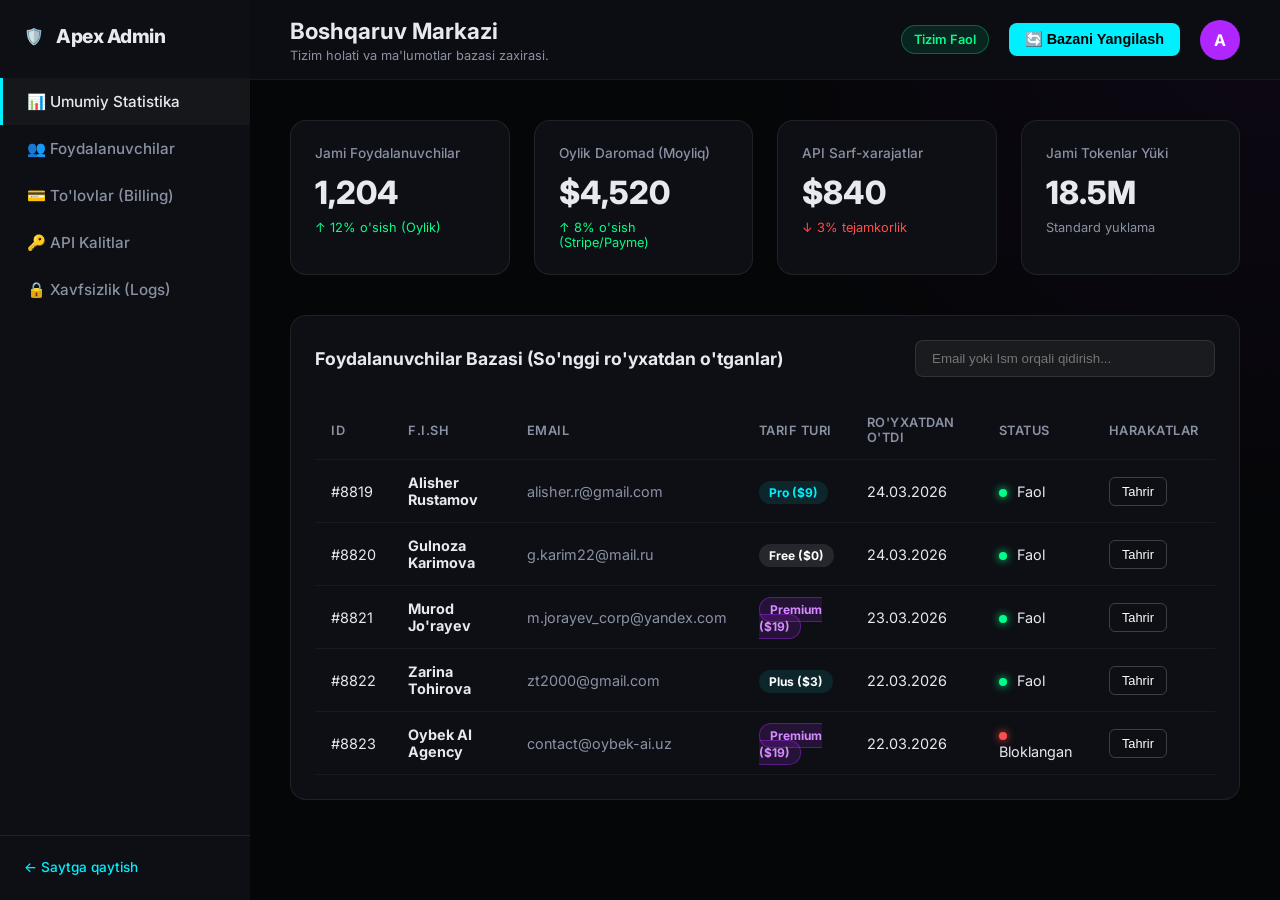
<file: admin.html>
<!DOCTYPE html>
<html lang="uz">
<head>
    <meta charset="UTF-8">
    <meta name="viewport" content="width=device-width, initial-scale=1.0">
    <title>Apex AI - Admin Boshqaruv Paneli</title>
    <link href="https://fonts.googleapis.com/css2?family=Inter:wght@400;500;600;700;800&display=swap" rel="stylesheet">
    <link rel="stylesheet" href="admin.css">
</head>
<body class="theme-dark">
    <div class="admin-container">
        <!-- Admin Sidebar -->
        <aside class="admin-sidebar">
            <div class="sidebar-brand">
                <span class="logo-shield">🛡️</span>
                <h2>Apex Admin</h2>
            </div>
            
            <nav class="admin-nav">
                <a href="#dashboard" class="nav-item active">📊 Umumiy Statistika</a>
                <a href="#users" class="nav-item">👥 Foydalanuvchilar</a>
                <a href="#billing" class="nav-item">💳 To'lovlar (Billing)</a>
                <a href="#api-keys" class="nav-item">🔑 API Kalitlar</a>
                <a href="#security" class="nav-item">🔒 Xavfsizlik (Logs)</a>
            </nav>

            <div class="sidebar-bottom">
                <a href="index.html" class="nav-item back-link">← Saytga qaytish</a>
            </div>
        </aside>

        <!-- Main Content (Baza/Boshqaruv) -->
        <main class="admin-main">
            <header class="admin-header">
                <div>
                    <h1>Boshqaruv Markazi</h1>
                    <p class="subtitle">Tizim holati va ma'lumotlar bazasi zaxirasi.</p>
                </div>
                <div class="header-actions">
                    <span class="status-badge pulse-green">Tizim Faol</span>
                    <button class="btn btn-primary" id="refresh-db-btn">🔄 Bazani Yangilash</button>
                    <div class="admin-avatar">A</div>
                </div>
            </header>

            <!-- Dashboard Stats -->
            <section id="dashboard" class="admin-section active">
                <div class="stats-grid">
                    <div class="stat-card">
                        <h3>Jami Foydalanuvchilar</h3>
                        <div class="stat-value">1,204</div>
                        <div class="stat-trend positive">↑ 12% o'sish (Oylik)</div>
                    </div>
                    <div class="stat-card">
                        <h3>Oylik Daromad (Moyliq)</h3>
                        <div class="stat-value">$4,520</div>
                        <div class="stat-trend positive">↑ 8% o'sish (Stripe/Payme)</div>
                    </div>
                    <div class="stat-card">
                        <h3>API Sarf-xarajatlar</h3>
                        <div class="stat-value">$840</div>
                        <div class="stat-trend negative">↓ 3% tejamkorlik</div>
                    </div>
                    <div class="stat-card">
                        <h3>Jami Tokenlar Yüki</h3>
                        <div class="stat-value">18.5M</div>
                        <div class="stat-trend">Standard yuklama</div>
                    </div>
                </div>

                <!-- Users Database Table Layout -->
                <div class="table-container mt-40">
                    <div class="table-header">
                        <h2>Foydalanuvchilar Bazasi (So'nggi ro'yxatdan o'tganlar)</h2>
                        <input type="text" placeholder="Email yoki Ism orqali qidirish..." class="search-input">
                    </div>
                    <table class="data-table">
                        <thead>
                            <tr>
                                <th>ID</th>
                                <th>F.I.SH</th>
                                <th>Email</th>
                                <th>Tarif Turi</th>
                                <th>Ro'yxatdan o'tdi</th>
                                <th>Status</th>
                                <th>Harakatlar</th>
                            </tr>
                        </thead>
                        <tbody id="users-table-body">
                            <!-- JS orqali to'ldiriladi -->
                            <tr>
                                <td>#8819</td>
                                <td>Alisher Rustamov</td>
                                <td>alisher.r@gmail.com</td>
                                <td><span class="badge badge-pro">Pro ($9)</span></td>
                                <td>24.03.2026</td>
                                <td><span class="status-dot green"></span> Faol</td>
                                <td><button class="action-btn">Tahrir</button></td>
                            </tr>
                            <tr>
                                <td>#8820</td>
                                <td>Gulnoza Karimova</td>
                                <td>g.karim22@mail.ru</td>
                                <td><span class="badge badge-free">Free ($0)</span></td>
                                <td>24.03.2026</td>
                                <td><span class="status-dot green"></span> Faol</td>
                                <td><button class="action-btn">Tahrir</button></td>
                            </tr>
                            <tr>
                                <td>#8821</td>
                                <td>Murod Jo'rayev</td>
                                <td>m.jorayev_corp@yandex.com</td>
                                <td><span class="badge badge-premium">Premium ($19)</span></td>
                                <td>23.03.2026</td>
                                <td><span class="status-dot green"></span> Faol</td>
                                <td><button class="action-btn">Tahrir</button></td>
                            </tr>
                        </tbody>
                    </table>
                </div>
            </section>
        </main>
    </div>
    
    <script src="admin.js"></script>
</body>
</html>
</file>
<file: admin.css>
:root {
    --bg-darker: #050608;
    --bg-panel: #0d0f14;
    --border-line: #1s1f28;
    --text-primary: #e6e9f0;
    --text-second: #8a91a3;
    --accent-cyan: #00f0ff;
    --accent-purple: #b026ff;
    --accent-green: #00ff88;
    --accent-gold: #ffcf00;
}

* {
    margin: 0; padding: 0; box-sizing: border-box;
}

body.theme-dark {
    font-family: 'Inter', sans-serif;
    background: var(--bg-darker);
    color: var(--text-primary);
    overflow: hidden;
}

.admin-container {
    display: flex;
    height: 100vh;
    width: 100vw;
}

/* Sidebar */
.admin-sidebar {
    width: 250px;
    background: var(--bg-panel);
    border-right: 1px solid rgba(255ంటే, 255, 255, 0.08);
    display: flex;
    flex-direction: column;
    padding: 24px 0;
}

.sidebar-brand {
    padding: 0 24px 30px;
    display: flex;
    align-items: center;
    gap: 12px;
}

.sidebar-brand h2 {
    font-size: 1.2rem;
    font-weight: 800;
    letter-spacing: -0.5px;
}

.admin-nav {
    display: flex;
    flex-direction: column;
    flex: 1;
}

.nav-item {
    padding: 14px 24px;
    color: var(--text-second);
    text-decoration: none;
    font-size: 0.95rem;
    font-weight: 500;
    border-left: 3px solid transparent;
    transition: all 0.2s ease;
}

.nav-item:hover, .nav-item.active {
    color: var(--text-primary);
    background: rgba(255,255,255,0.03);
    border-left-color: var(--accent-cyan);
}

.sidebar-bottom {
    padding: 20px 24px 0;
    border-top: 1px solid rgba(255, 255, 255, 0.08);
}

.back-link {
    color: var(--accent-cyan);
    padding: 0;
    border: none;
    font-size: 0.85rem;
}

.back-link:hover {
    background: none;
    color: #fff;
}

/* Main Area */
.admin-main {
    flex: 1;
    display: flex;
    flex-direction: column;
    overflow-y: auto;
    background: radial-gradient(circle at top right, rgba(176,38,255,0.05), transparent 40%);
}

.admin-header {
    height: 80px;
    padding: 0 40px;
    border-bottom: 1px solid rgba(255, 255, 255, 0.05);
    display: flex;
    justify-content: space-between;
    align-items: center;
    background: rgba(13,15,20,0.9);
    backdrop-filter: blur(10px);
    position: sticky;
    top: 0;
    z-index: 10;
}

.admin-header h1 {
    font-size: 1.4rem;
    font-weight: 700;
}

.subtitle {
    font-size: 0.8rem;
    color: var(--text-second);
    margin-top: 4px;
}

.header-actions {
    display: flex;
    align-items: center;
    gap: 20px;
}

.btn {
    padding: 8px 16px;
    border-radius: 8px;
    border: none;
    font-size: 0.9rem;
    font-weight: 600;
    cursor: pointer;
    transition: 0.2s ease;
}

.btn-primary {
    background: var(--accent-cyan);
    color: #000;
}

.btn-primary:hover {
    background: #fff;
}

.status-badge {
    font-size: 0.8rem;
    font-weight: 600;
    color: var(--accent-green);
    display: flex;
    align-items: center;
    gap: 8px;
    padding: 6px 12px;
    background: rgba(0, 255, 136, 0.1);
    border-radius: 20px;
    border: 1px solid rgba(0, 255, 136, 0.3);
}

.admin-avatar {
    width: 40px; height: 40px;
    border-radius: 50%;
    background: var(--accent-purple);
    color: #fff;
    font-weight: bold;
    display: flex;
    align-items: center;
    justify-content: center;
}

/* Dashboard Section */
.admin-section {
    padding: 40px;
}

.stats-grid {
    display: grid;
    grid-template-columns: repeat(4, 1fr);
    gap: 24px;
}

.stat-card {
    background: var(--bg-panel);
    border: 1px solid rgba(255, 255, 255, 0.08);
    border-radius: 16px;
    padding: 24px;
    transition: transform 0.2s ease;
}

.stat-card:hover {
    transform: translateY(-5px);
    border-color: rgba(255,255,255,0.2);
}

.stat-card h3 {
    font-size: 0.85rem;
    color: var(--text-second);
    font-weight: 500;
    margin-bottom: 12px;
}

.stat-value {
    font-size: 2rem;
    font-weight: 800;
    color: var(--text-primary);
    margin-bottom: 8px;
}

.stat-trend {
    font-size: 0.8rem;
    color: var(--text-second);
}

.stat-trend.positive { color: var(--accent-green); }
.stat-trend.negative { color: #ff4d4d; }

/* Data Tables */
.table-container {
    background: var(--bg-panel);
    border: 1px solid rgba(255, 255, 255, 0.08);
    border-radius: 16px;
    padding: 24px;
    margin-top: 40px;
}

.table-header {
    display: flex;
    justify-content: space-between;
    align-items: center;
    margin-bottom: 24px;
}

.table-header h2 {
    font-size: 1.1rem;
}

.search-input {
    background: rgba(255, 255, 255, 0.05);
    border: 1px solid rgba(255, 255, 255, 0.1);
    color: #fff;
    padding: 10px 16px;
    border-radius: 8px;
    width: 300px;
    outline: none;
}

.search-input:focus {
    border-color: var(--accent-cyan);
}

.data-table {
    width: 100%;
    border-collapse: collapse;
}

.data-table th, .data-table td {
    padding: 14px 16px;
    text-align: left;
    border-bottom: 1px solid rgba(255,255,255,0.05);
}

.data-table th {
    font-size: 0.8rem;
    color: var(--text-second);
    font-weight: 600;
    text-transform: uppercase;
    letter-spacing: 0.5px;
}

.data-table td {
    font-size: 0.9rem;
    color: var(--text-primary);
}

.data-table tr:hover {
    background: rgba(255, 255, 255, 0.02);
}

/* Badges & Dots */
.badge {
    padding: 4px 10px;
    border-radius: 12px;
    font-size: 0.75rem;
    font-weight: 700;
}

.badge-free { background: rgba(255,255,255,0.1); color: #fff; }
.badge-pro { background: rgba(0, 240, 255, 0.1); color: var(--accent-cyan); }
.badge-premium { background: rgba(176, 38, 255, 0.15); color: #d68bff; border: 1px solid rgba(176,38,255,0.4); }

.status-dot {
    display: inline-block;
    width: 8px; height: 8px;
    border-radius: 50%;
    margin-right: 6px;
}

.status-dot.green { background: var(--accent-green); box-shadow: 0 0 8px var(--accent-green); }

.action-btn {
    background: transparent;
    border: 1px solid rgba(255,255,255,0.2);
    color: #fff;
    padding: 6px 12px;
    border-radius: 6px;
    cursor: pointer;
    font-size: 0.8rem;
    transition: 0.2s;
}

.action-btn:hover {
    background: #fff;
    color: #000;
}
</file>
